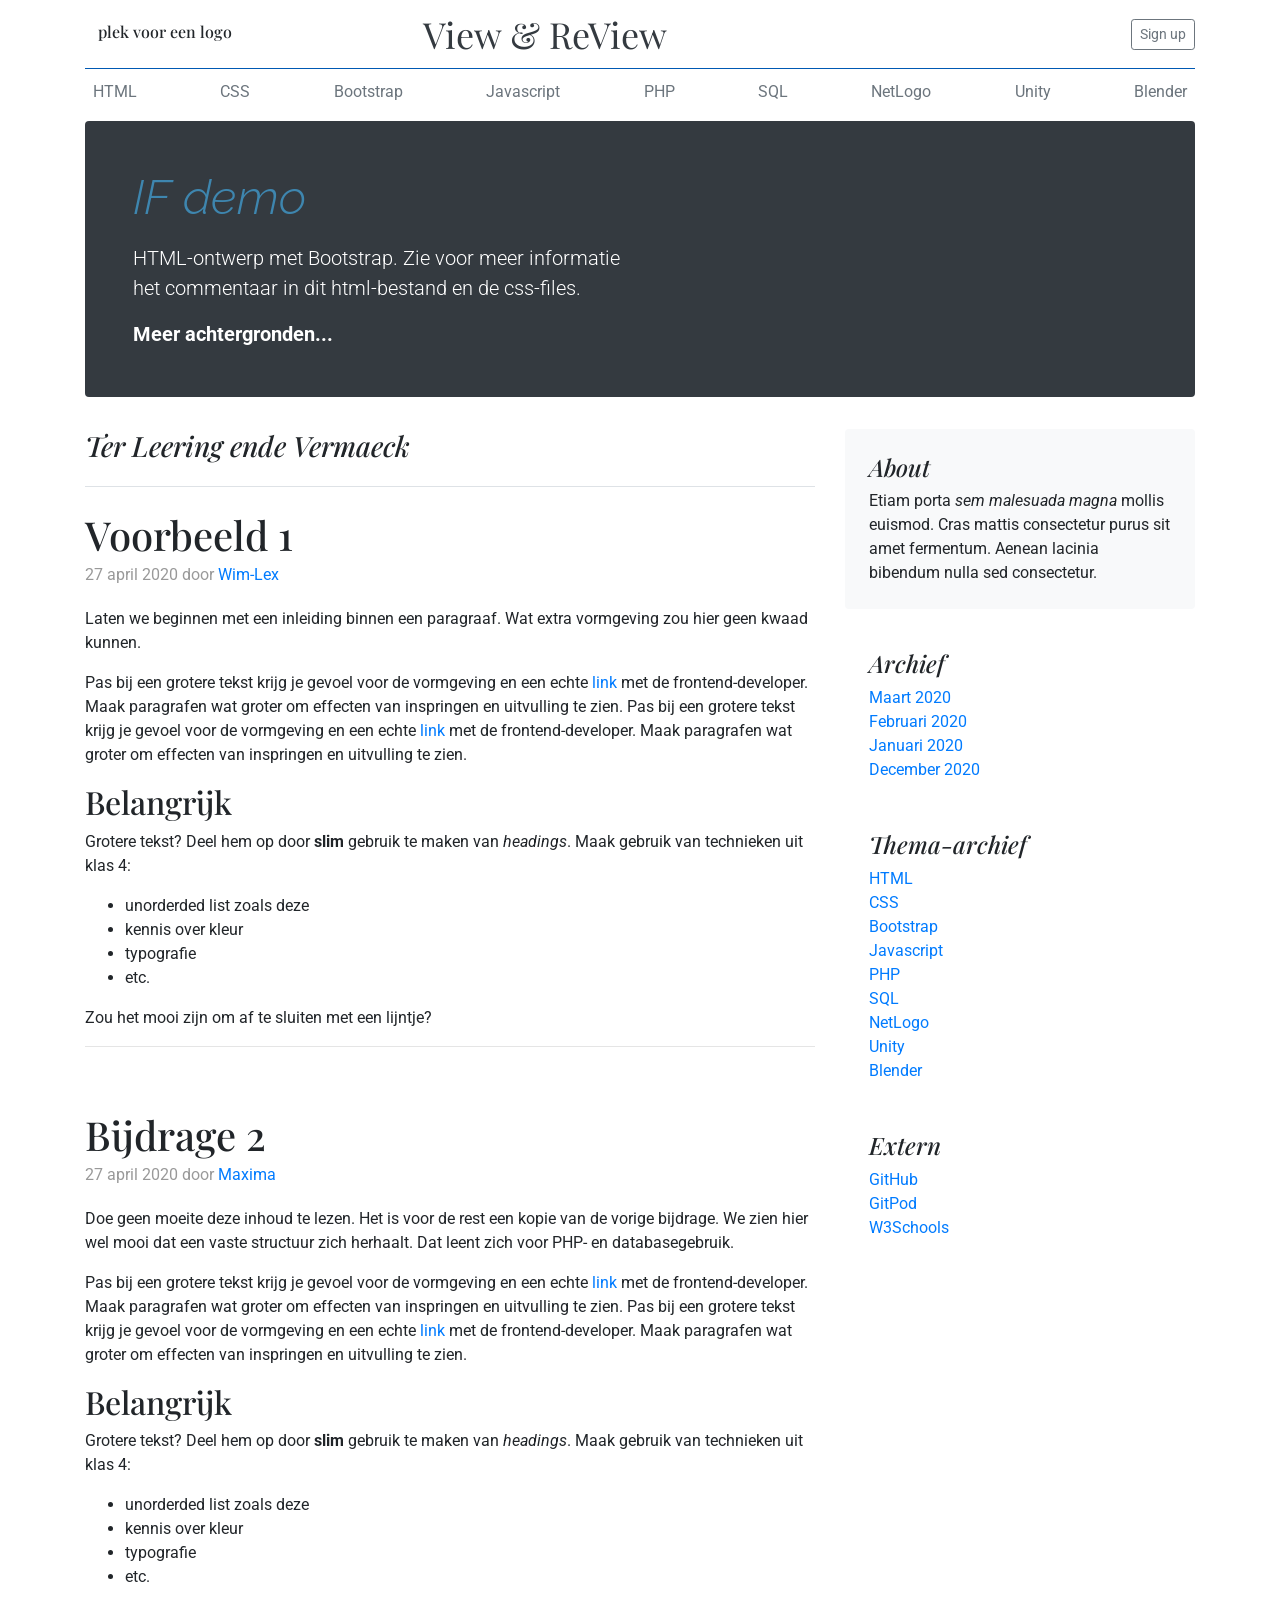
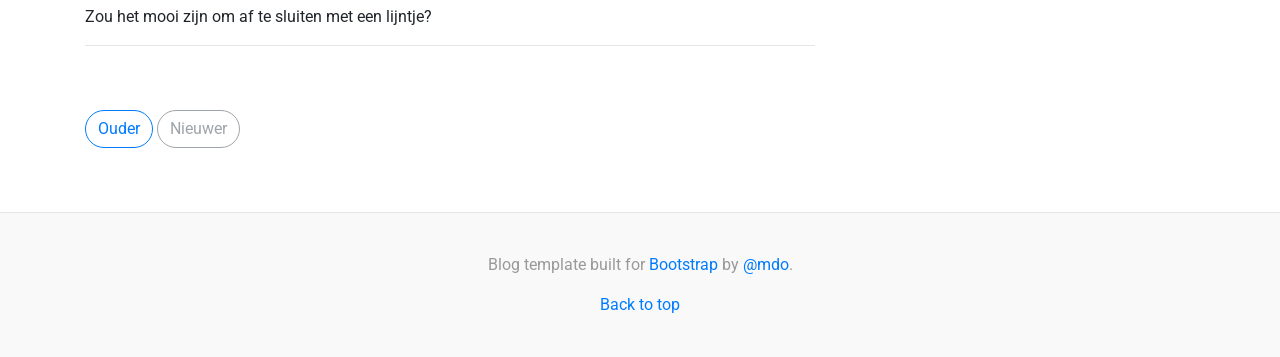
<file: public/mijnProject/html/blog.html>
<!--
    Uitgekleed voorbeeld op basis van:
    https://getbootstrap.com/docs/4.4/examples/blog/
-->

<!doctype html>
<html lang="nl">
    <head>
        <meta charset="utf-8">
        <meta name="viewport" content="width=device-width, initial-scale=1, shrink-to-fit=no">
        <meta name="author" content="VNR@csg">
        <!-- bootstrap externe link; gedownloade versie werkt hier sneller
        <link rel="stylesheet" href="https://stackpath.bootstrapcdn.com/bootstrap/4.4.1/css/bootstrap.min.css" integrity="sha384-Vkoo8x4CGsO3+Hhxv8T/Q5PaXtkKtu6ug5TOeNV6gBiFeWPGFN9MuhOf23Q9Ifjh" crossorigin="anonymous">
        -->
        <link rel="stylesheet" href="bootstrap441.min.css"> <!-- algemene bootstrap style-sheet -->
        <link rel="stylesheet" href="https://fonts.googleapis.com/css?family=Playfair+Display:700,900"> <!-- gebruik van een specifieke Google Font -->
        <link rel="stylesheet" href="blog.css"> <!-- gedownloade op-maat-css bij het blog-voorbeeld -->
        
        <link rel="stylesheet" type="text/css" href="http://fonts.googleapis.com/css?family=Open+Sans|Tangerine:bold|Princess+Sofia|Droid+Sans+Mono">
        <link rel="stylesheet" href="blog-custom.css"> <!-- eigen aanpassingen en aanvullingen -->
        
        <title>HTML ontwerp</title>
        <!-- bootstrap-bronnen:
            overzicht "class-toevoegingen"  https://www.w3schools.com/bootstrap4/bootstrap_utilities.asp
            overzicht "grid-layouts / 12"   https://www.w3schools.com/bootstrap4/bootstrap_grid_basic.asp
            overzicht "kleur-instellingen"  https://www.w3schools.com/bootstrap4/bootstrap_colors.asp
            overzicht "typografie / tekst"  https://www.w3schools.com/bootstrap4/bootstrap_typography.asp
        -->
    </head>

<body>
<div class="container"> <!-- container is fixed-width | container-fluid is full-width -->
  <header class="blog-header py-3"> <!-- py is padding boven en onder -->
    <div class="row flex-nowrap justify-content-between align-items-center">
      <div class="col-2 pt-1 text-center"> <!-- pt-1 is padding-top | col-2 betekent 2 / 12 = 1/6 = 17% van de containerbreedte -->
        <h6>plek voor een logo</h6>
      </div>
      <div class="col-6 text-center"> <!-- col-6 betekent 6 / 12 = 1/2 = 50% van de containerbreedte -->
        <a class="blog-header-logo text-dark" href="#">View & ReView</a>
      </div>
      <div class="col-4 d-flex justify-content-end align-items-center">
        <a class="btn btn-sm btn-outline-secondary" href="#">Sign up</a>
      </div>
    </div>
  </header>

  <div class="nav-scroller py-1 mb-2">
    <nav class="nav d-flex justify-content-between">
      <a class="p-2 text-muted" href="#">HTML</a>
      <a class="p-2 text-muted" href="#">CSS</a>
      <a class="p-2 text-muted" href="#">Bootstrap</a>
      <a class="p-2 text-muted" href="#">Javascript</a>
      <a class="p-2 text-muted" href="#">PHP</a>
      <a class="p-2 text-muted" href="#">SQL</a>
      <a class="p-2 text-muted" href="#">NetLogo</a>
      <a class="p-2 text-muted" href="#">Unity</a>
      <a class="p-2 text-muted" href="#">Blender</a>
    </nav>
  </div>

 <div class="jumbotron p-4 p-md-5 text-white rounded bg-dark"> 
    <div class="col-md-6 px-0"> <!-- padding kan hier 0 zijn vanwege jumbotron-kader -->
      <h1 class="display-4 font-italic">IF demo</h1> <!-- naast <h1> t/m <h6> ook display-1 t/m display-4  -->
      <p class="lead my-3">HTML-ontwerp met Bootstrap. Zie voor meer informatie het commentaar in dit html-bestand en de css-files.</p>
      <p class="lead mb-0"><a href="#" class="text-white font-weight-bold">Meer achtergronden...</a></p>
    </div>
  </div>
</div> <!-- einde container -->

<main role="main" class="container">
  <div class="row">
    <div class="col-md-8 blog-main"> <!-- md-8: dus dit neemt 8/12 = 2/3 = 67% van de container in voor de side-bar is straks dus nog md-4 over.-->
      <h3 class="pb-4 mb-4 font-italic border-bottom">
        Ter Leering ende Vermaeck
      </h3>

      <div class="blog-post">
        <h2 class="blog-post-title">Voorbeeld 1</h2>
        <p class="blog-post-meta">27 april 2020 door <a href="#">Wim-Lex</a></p>
        <p>Laten we beginnen met een inleiding binnen een paragraaf. Wat extra vormgeving zou hier geen kwaad kunnen.</p>
        <p>Pas bij een grotere tekst krijg je gevoel voor de vormgeving en een echte <a href="#">link</a> met de frontend-developer.
            Maak paragrafen wat groter om effecten van inspringen en uitvulling te zien.
            Pas bij een grotere tekst krijg je gevoel voor de vormgeving en een echte <a href="#">link</a> met de frontend-developer.
            Maak paragrafen wat groter om effecten van inspringen en uitvulling te zien.</p>
        <h2>Belangrijk</h2>
        <p>Grotere tekst? Deel hem op door <strong>slim</strong> gebruik te maken van <em>headings</em>.
            Maak gebruik van technieken uit klas 4:</p>
        <ul>
          <li>unorderded list zoals deze</li>
          <li>kennis over kleur</li>
          <li>typografie</li>
          <li>etc.</li>
        </ul>
        <p>Zou het mooi zijn om af te sluiten met een lijntje?</p>
        <hr>
      </div><!-- /.blog-post -->

      <div class="blog-post">
        <h2 class="blog-post-title">Bijdrage 2</h2>
        <p class="blog-post-meta">27 april 2020 door <a href="#">Maxima</a></p>
        <p>Doe geen moeite deze inhoud te lezen. Het is voor de rest een kopie van de vorige bijdrage.
            We zien hier wel mooi dat een vaste structuur zich herhaalt. Dat leent zich voor PHP- en databasegebruik.</p>
        <p>Pas bij een grotere tekst krijg je gevoel voor de vormgeving en een echte <a href="#">link</a> met de frontend-developer.
            Maak paragrafen wat groter om effecten van inspringen en uitvulling te zien.
            Pas bij een grotere tekst krijg je gevoel voor de vormgeving en een echte <a href="#">link</a> met de frontend-developer.
            Maak paragrafen wat groter om effecten van inspringen en uitvulling te zien.</p>
        <h2>Belangrijk</h2>
        <p>Grotere tekst? Deel hem op door <strong>slim</strong> gebruik te maken van <em>headings</em>.
            Maak gebruik van technieken uit klas 4:</p>
        <ul>
          <li>unorderded list zoals deze</li>
          <li>kennis over kleur</li>
          <li>typografie</li>
          <li>etc.</li>
        </ul>
        <p>Zou het mooi zijn om af te sluiten met een lijntje?</p>
        <hr>
      </div><!-- /.blog-post --> 

      <nav class="blog-pagination">
        <a class="btn btn-outline-primary" href="#">Ouder</a>
        <a class="btn btn-outline-secondary disabled" href="#" tabindex="-1" aria-disabled="true">Nieuwer</a>
      </nav>

    </div><!-- /.blog-main -->

    <aside class="col-md-4 blog-sidebar">
      <div class="p-4 mb-3 bg-light rounded">
        <h4 class="font-italic">About</h4>
        <p class="mb-0">Etiam porta <em>sem malesuada magna</em> mollis euismod. Cras mattis consectetur purus sit amet fermentum. Aenean lacinia bibendum nulla sed consectetur.</p>
      </div>

      <div class="p-4">
        <h4 class="font-italic">Archief</h4>
        <ol class="list-unstyled mb-0">
          <li><a href="#">Maart 2020</a></li>
          <li><a href="#">Februari 2020</a></li>
          <li><a href="#">Januari 2020</a></li>
          <li><a href="#">December 2020</a></li>
        </ol>
      </div>

      <div class="p-4">
        <h4 class="font-italic">Thema-archief</h4>
        <ol class="list-unstyled mb-0">
          <li><a href="#">HTML</a></li>
          <li><a href="#">CSS</a></li>
          <li><a href="#">Bootstrap</a></li>
          <li><a href="#">Javascript</a></li>
          <li><a href="#">PHP</a></li>
          <li><a href="#">SQL</a></li>
          <li><a href="#">NetLogo</a></li>
          <li><a href="#">Unity</a></li>
          <li><a href="#">Blender</a></li>
        </ol>
      </div>

      <div class="p-4">
        <h4 class="font-italic">Extern</h4>
        <ol class="list-unstyled">
          <li><a href="#">GitHub</a></li>
          <li><a href="#">GitPod</a></li>
          <li><a href="#">W3Schools</a></li>
        </ol>
      </div>
    </aside><!-- /.blog-sidebar -->
  </div><!-- /.row -->
</main><!-- /.container -->

<footer class="blog-footer">
  <p>Blog template built for <a href="https://getbootstrap.com/">Bootstrap</a> by <a href="https://twitter.com/mdo">@mdo</a>.</p>
  <p>
    <a href="#">Back to top</a>
  </p>
</footer>
    <!-- Optional JavaScript -->
    <!-- jQuery first, then Popper.js, then Bootstrap JS
    voeg achter de -- aan het eind van de regel > toe om JS in te schakelen --
    <script src="https://code.jquery.com/jquery-3.4.1.slim.min.js" integrity="sha384-J6qa4849blE2+poT4WnyKhv5vZF5SrPo0iEjwBvKU7imGFAV0wwj1yYfoRSJoZ+n" crossorigin="anonymous"></script>
    <script src="https://cdn.jsdelivr.net/npm/popper.js@1.16.0/dist/umd/popper.min.js" integrity="sha384-Q6E9RHvbIyZFJoft+2mJbHaEWldlvI9IOYy5n3zV9zzTtmI3UksdQRVvoxMfooAo" crossorigin="anonymous"></script>
    <script src="https://stackpath.bootstrapcdn.com/bootstrap/4.4.1/js/bootstrap.min.js" integrity="sha384-wfSDF2E50Y2D1uUdj0O3uMBJnjuUD4Ih7YwaYd1iqfktj0Uod8GCExl3Og8ifwB6" crossorigin="anonymous"></script>
    <!-- Nu ff niet -->
</body>
</html>
</file>
<file: public/mijnProject/html/blog.css>
.bd-placeholder-img {
    font-size: 1.125rem;
    text-anchor: middle;
    -webkit-user-select: none;
    -moz-user-select: none;
    -ms-user-select: none;
    user-select: none;
}

@media (min-width: 768px) {
    .bd-placeholder-img-lg {
        font-size: 3.5rem;
    }
}



.blog-header {
  line-height: 1;
  border-bottom: 1px solid #0059b3;
}

.blog-header-logo {
  font-family: "Playfair Display", Georgia, "Times New Roman", serif;
  font-size: 2.25rem;
}

.blog-header-logo:hover {
  text-decoration: none;
}

h1, h2, h3, h4, h5, h6 {
  font-family: "Playfair Display", Georgia, "Times New Roman", serif;
}

.display-4 {
  font-size: 2.5rem;
}
@media (min-width: 768px) {
  .display-4 {
    font-size: 3rem;
  }
}

.nav-scroller {
  position: relative;
  z-index: 2;
  height: 2.75rem;
  overflow-y: hidden;
}

.nav-scroller .nav {
  display: -ms-flexbox;
  display: flex;
  -ms-flex-wrap: nowrap;
  flex-wrap: nowrap;
  padding-bottom: 1rem;
  margin-top: -1px;
  overflow-x: auto;
  text-align: center;
  white-space: nowrap;
  -webkit-overflow-scrolling: touch;
}

.nav-scroller .nav-link {
  padding-top: .75rem;
  padding-bottom: .75rem;
  font-size: .875rem;
}

.card-img-right {
  height: 100%;
  border-radius: 0 3px 3px 0;
}

.flex-auto {
  -ms-flex: 0 0 auto;
  flex: 0 0 auto;
}

.h-250 { height: 250px; }
@media (min-width: 768px) {
  .h-md-250 { height: 250px; }
}

/* Pagination */
.blog-pagination {
  margin-bottom: 4rem;
}
.blog-pagination > .btn {
  border-radius: 2rem;
}

.blog-post {
  margin-bottom: 4rem;
}
.blog-post-title {
  margin-bottom: .25rem;
  font-size: 2.5rem;
}
.blog-post-meta {
  margin-bottom: 1.25rem;
  color: #999;
}


.blog-footer {
  padding: 2.5rem 0;
  color: #999;
  text-align: center;
  background-color: #f9f9f9;
  border-top: .05rem solid #e5e5e5;
}
.blog-footer p:last-child {
  margin-bottom: 0;
}
</file>
<file: public/mijnProject/html/blog-custom.css>
/* Google Fonts */
@import url('https://fonts.googleapis.com/css?family=Raleway:400,600,700|Roboto:400,700');

:root {
    --primary:#007bff;
    --secondary:#6c757d;
    --success:#28a745;
    --info:#17a2b8;
    --warning:#ffc107;
    --danger:#dc3545;
    --light:#f8f9fa;
    --dark:#343a40;

    --vnr: rgb(62, 134, 175);
}

h1 {
    font-family: 'Raleway', sans; 
    font-size: 40px;
    color: var(--vnr);
}
</file>
